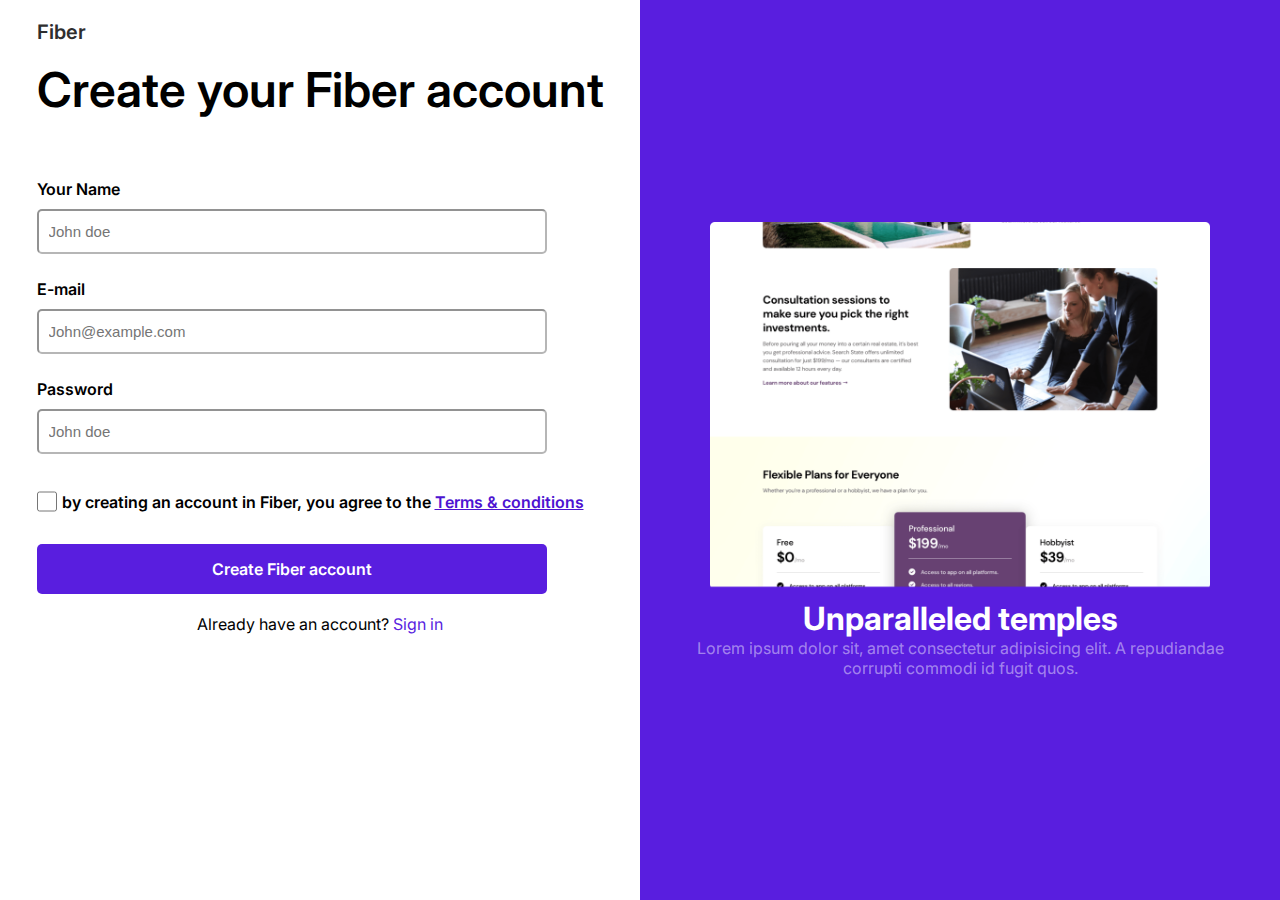
<file: sign.html>
<!DOCTYPE html>
<html lang="en">
  <head>
    <meta charset="UTF-8" />
    <meta http-equiv="X-UA-Compatible" content="IE=edge" />
    <meta name="viewport" content="width=device-width, initial-scale=1.0" />
    <link rel="stylesheet" href="./style.css" />
    <link
      rel="stylesheet"
      href="https://cdnjs.cloudflare.com/ajax/libs/font-awesome/6.4.0/css/all.min.css"
    />
    <title>Fiber</title>
  </head>
  <body>
    <main>
      <div class="left">
        <h1 class="title">Fiber</h1>
        <h2>Create your Fiber account</h2>
        <label for="name">Your Name</label>
        <input type="text" id="name" placeholder="John doe" />
        <label for="email">E-mail</label>
        <input type="text" id="email" placeholder="John@example.com" />
        <label for="pass">Password</label>
        <input type="text" id="pass" placeholder="John doe" />
        <div class="check">
          <input id="check" type="checkbox" " />
          <div class="lab">
            <label for="check"
              >by creating an account in Fiber, you agree to the
              <a href="">Terms & conditions</a></label
            >
          </div>
        </div>
        <div class="btn">
          <a href="./home.html">Create Fiber account</a>
        </div>
        <div class="sign-in">
          <p>Already have an account? <a class="sign" href="">Sign in</a></p>
        </div>
      </div>
      <div class="right">
        <img src="./img/Sign Up Image.png" alt="" />
        <div class="text">
          <h2>Unparalleled temples</h2>
          <p>
            Lorem ipsum dolor sit, amet consectetur adipisicing elit. A
            repudiandae corrupti commodi id fugit quos.
          </p>
        </div>
      </div>
    </main>
  </body>
</html>
</file>
<file: style.css>
@import url("https://fonts.googleapis.com/css2?family=Inter:wght@200;400;500;600;700;800;900&display=swap");
* {
  box-sizing: border-box;
  margin: 0;
  padding: 0;
}
body {
  font-family: "Inter", sans-serif;
}
main {
  display: grid;
  grid-template-columns: repeat(12, 1fr);
  grid-template-rows: repeat(1, 1fr);
}
main .left {
  grid-column: 1 / span 6;
  grid-row: auto;
  max-width: 1200px;
  margin: 0 auto;
  padding: 20px 0;
}
main .left .title {
  font-size: 1.25rem;
  font-weight: 600;
  color: #2e2e2e;
  margin-bottom: 16px;
}
main .left h2 {
  font-size: 3rem;
  font-weight: 600;
  margin-bottom: 60px;
}
main .left label {
  font-size: 1rem;
  margin-bottom: 10px;
  font-weight: 600;
}
main .left .check {
  display: inline-block;
}
main .left input {
  width: 90%;
  height: 45px;
  margin-bottom: 25px;
  border-radius: 5px;
  padding: 0 10px;
  font-size: 15px;
  border-color: #0000006d;
}

main .left label {
  display: block;
}
main .right {
  grid-column: 7 / span 13;
  grid-row: auto;
  background-color: #591edf;
  height: 100vh;
  display: flex;
  justify-content: center;
  align-items: center;
  padding: 0 50px;
  flex-direction: column;
}
main .right img {
  width: 500px;
}
main .left .check {
  display: flex;
  align-items: center;
  margin-bottom: 10px;
}

main .left .check input {
  width: 20px;
  margin: 0;
}
main .left .check label {
  margin: 0;
  margin-left: 5px;
  font-size: 1rem;
}
main .left .check label a {
  color: #4d13d1;
}
main .left .btn a {
  color: #fff;
  background-color: #591edf;
  padding: 15px;
  border-radius: 5px;
  text-decoration: none;
  font-size: 1rem;
  font-weight: 600;
  margin-top: 20px;
  display: block;
  text-align: center;
  width: 90%;
}
main .left .sign-in {
  margin-top: 20px;
  text-align: center;
  font-size: 1rem;
}

main .left .sign-in a {
  color: #591edf;
  text-decoration: none;
  color: #591edf;
}
main .left .sign-in a:hover {
  text-decoration: underline;
}
main .right h2 {
  color: #fff;
  margin-top: 10px;
  text-align: center;
  font-size: 2rem;
}
main .right p {
  color: #ffffff76;
  text-align: center;
}
</file>
